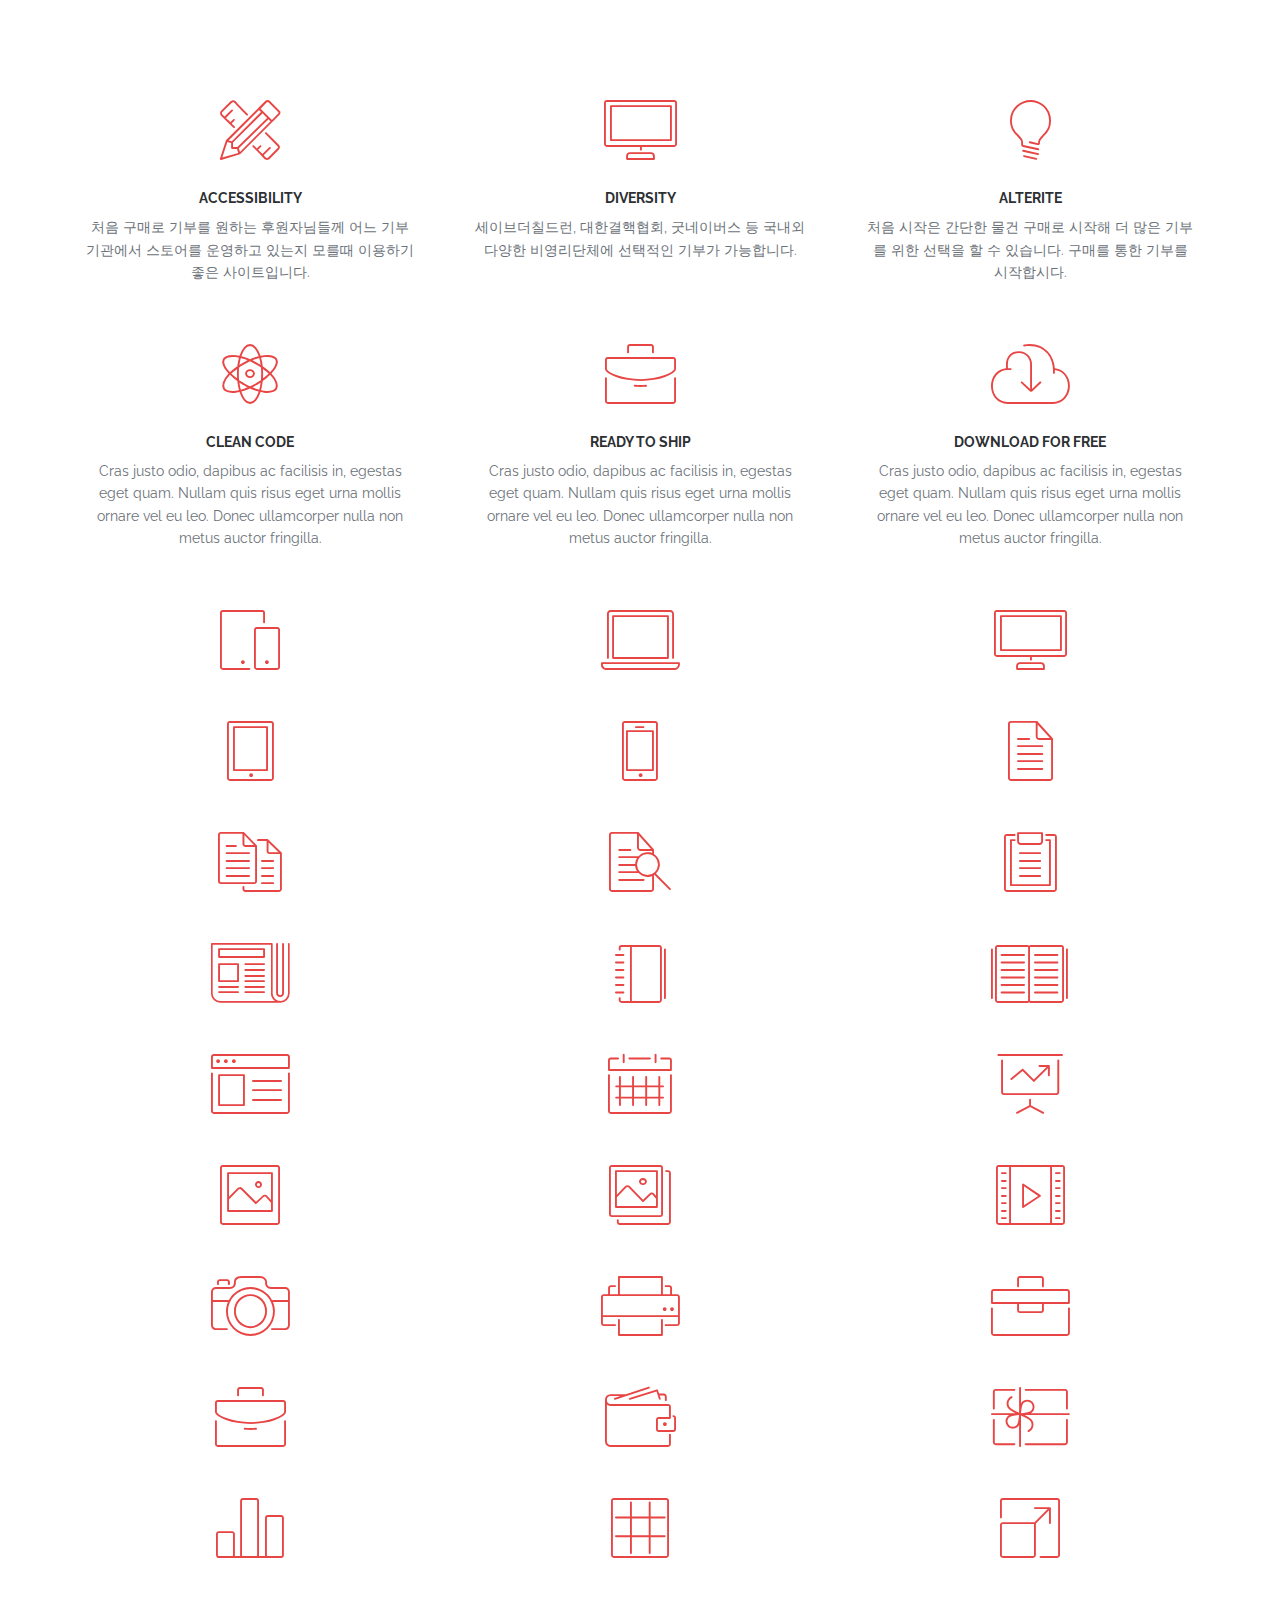
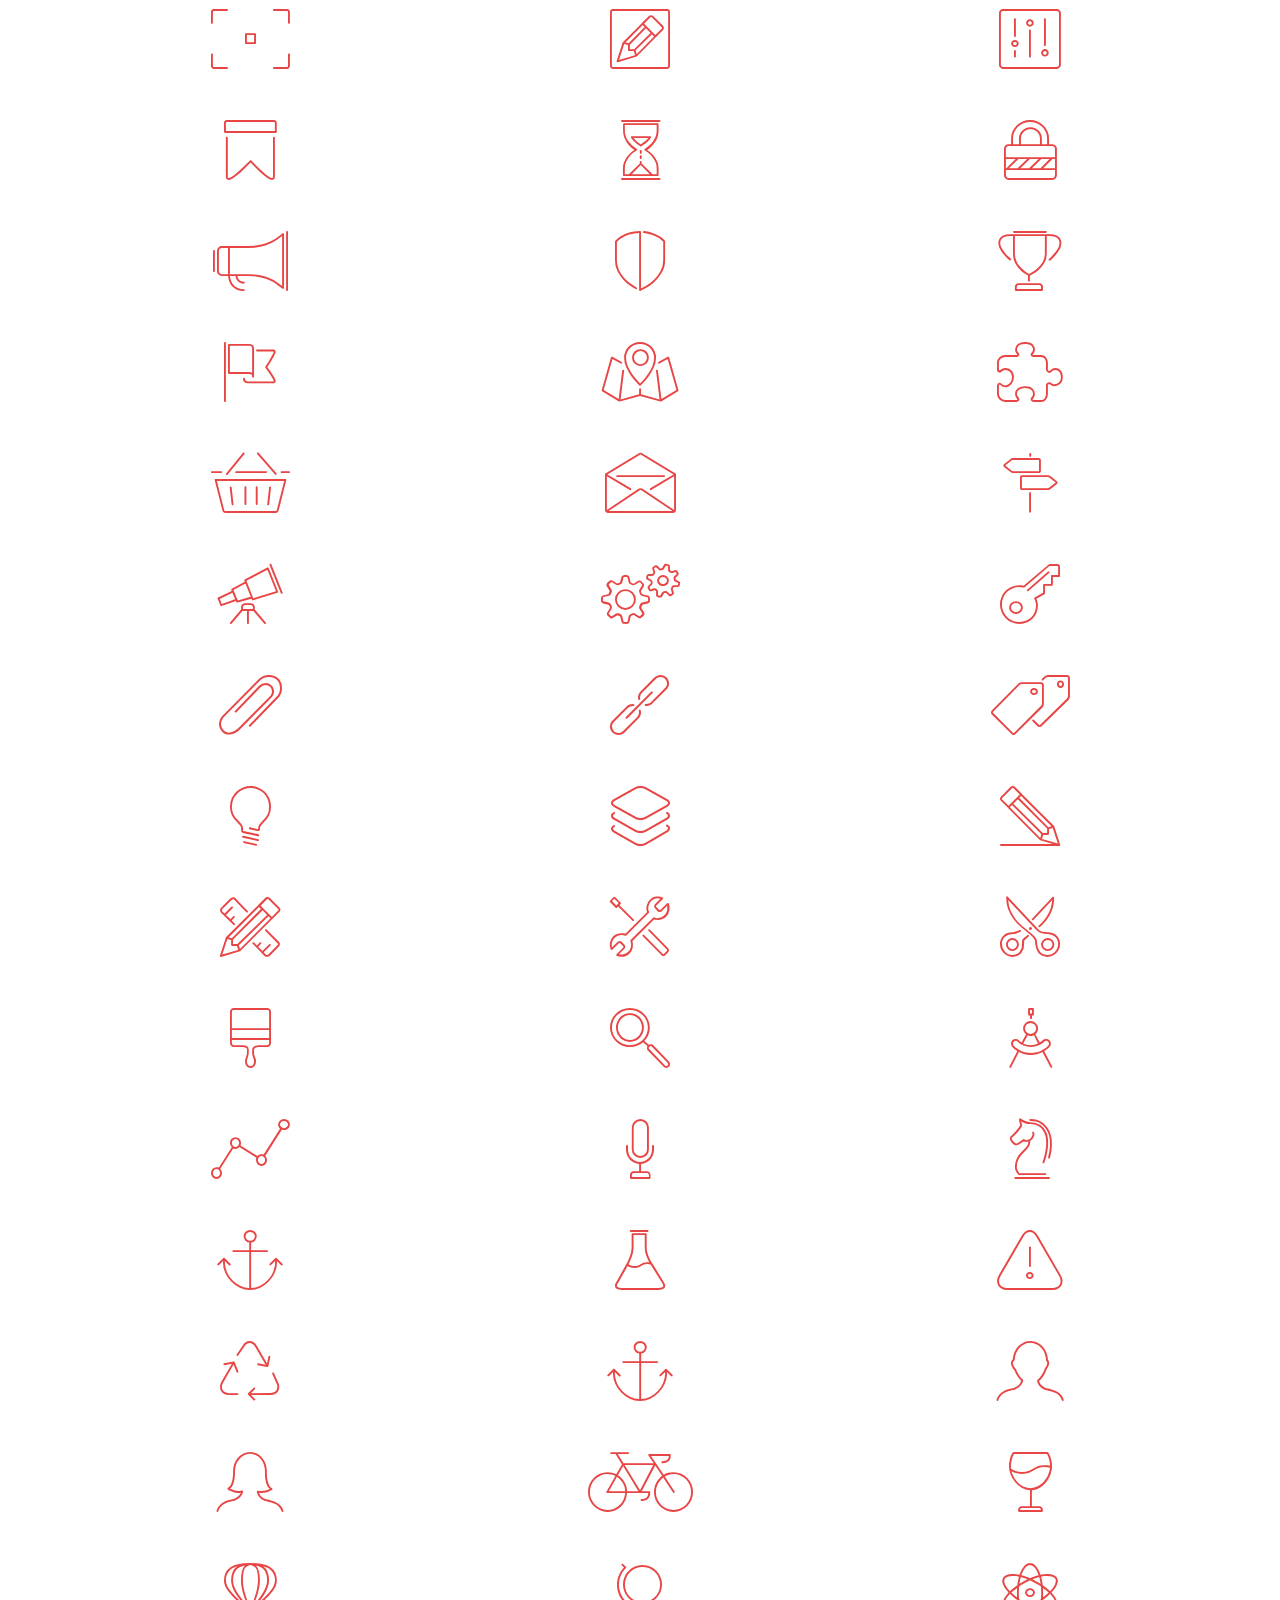
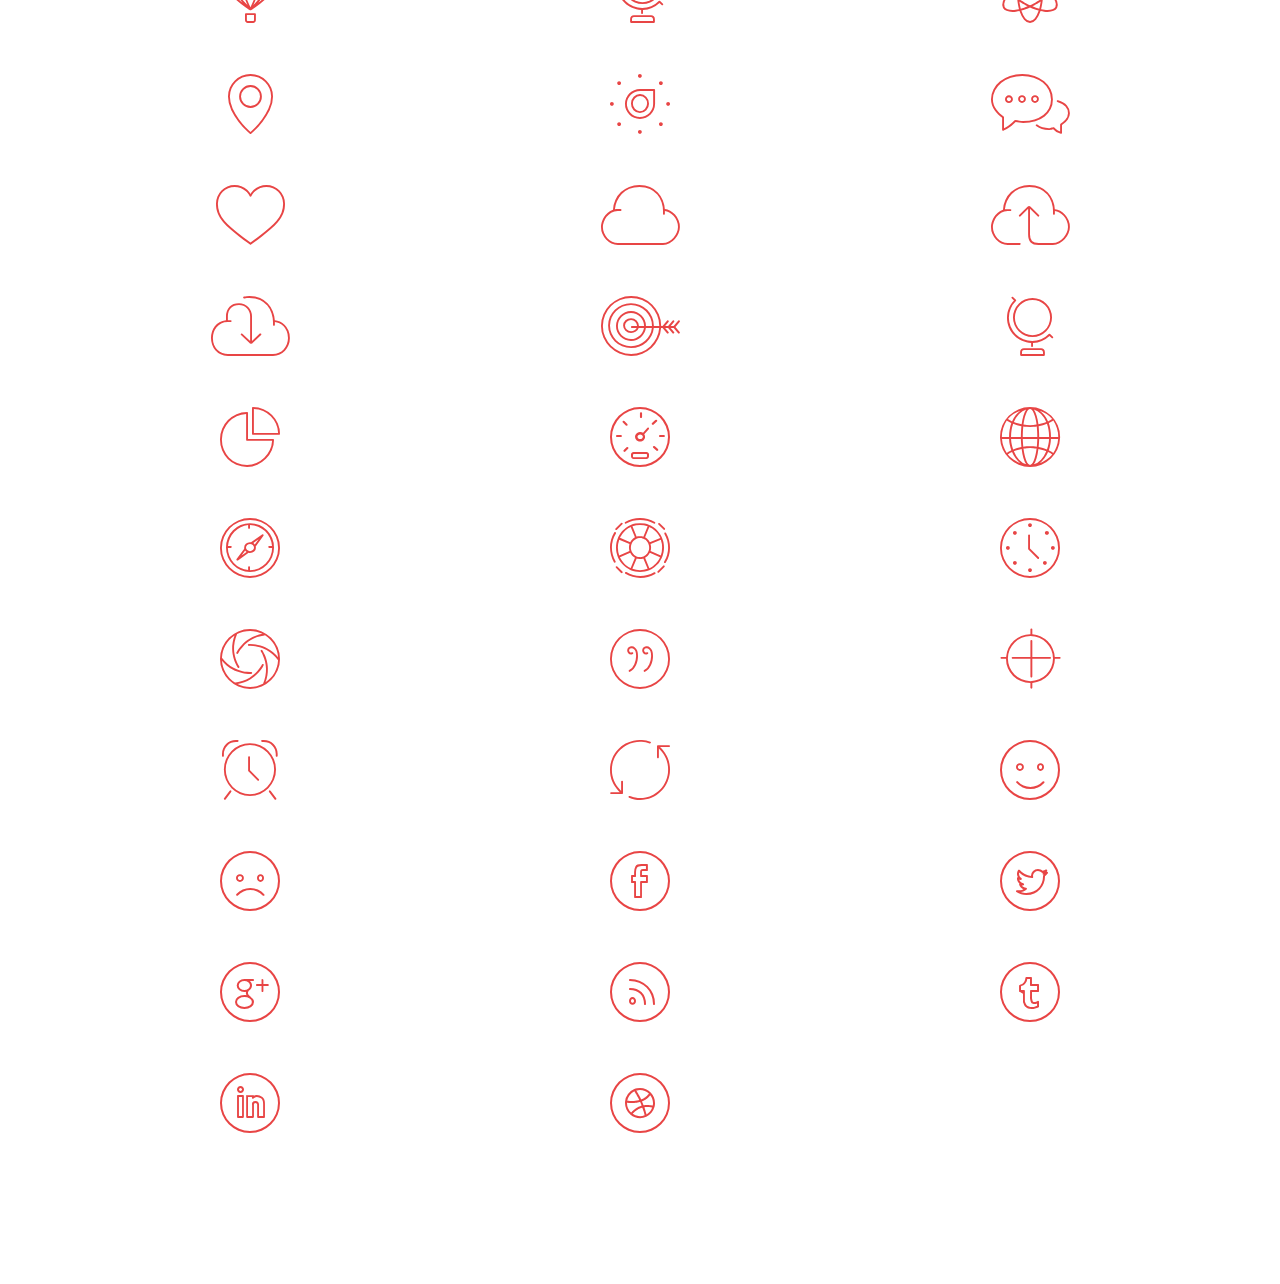
<file: icons.html>
<!doctype html>
<!--[if lt IE 7]>      <html class="no-js lt-ie9 lt-ie8 lt-ie7" lang=""> <![endif]-->
<!--[if IE 7]>         <html class="no-js lt-ie9 lt-ie8" lang=""> <![endif]-->
<!--[if IE 8]>         <html class="no-js lt-ie9" lang=""> <![endif]-->
<!--[if gt IE 8]><!--> <html class="no-js" lang=""> <!--<![endif]-->
<head>
    <meta charset="utf-8">
    <meta name="description" content="">
    <meta name="viewport" content="width=device-width, initial-scale=1">
    <title>ActiveBox</title>
    <link rel="apple-touch-icon" sizes="180x180" href="apple-icon-180x180.png">
    <link rel="icon" type="image/png" sizes="192x192" href="android-icon-192x192.png">
    <link rel="icon" type="image/png" sizes="32x32" href="favicon-32x32.png">
    <link rel="icon" type="image/png" sizes="96x96" href="favicon-96x96.png">
    <link rel="icon" type="image/png" sizes="16x16" href="favicon-16x16.png">
    <link rel="stylesheet" href="css/bootstrap.min.css">
    <link rel="stylesheet" href="css/flexslider.css">
    <link rel="stylesheet" href="css/jquery.fancybox.css">
    <link rel="stylesheet" href="css/main.css">
    <link rel="stylesheet" href="css/responsive.css">
    <link rel="stylesheet" href="css/animate.min.css">
    <link rel="stylesheet" href="https://maxcdn.bootstrapcdn.com/font-awesome/4.4.0/css/font-awesome.min.css">
</head>
<body>
	
    <section id="features" class="features section">
        <div class="container">
            <div class="row">
                <div class="col-md-4 col-sm-6 feature text-center">
                    <span class="icon icon-tools"></span>
                    <div class="feature-content">
                        <h5>accessibility</h5>
                        <p>처음 구매로 기부를 원하는 후원자님들께 어느 기부기관에서 스토어를 운영하고 있는지 모를때 이용하기 좋은 사이트입니다.</p>
                    </div>
                </div>
                <div class="col-md-4 col-sm-6 feature text-center">
                    <span class="icon icon-desktop"></span>
                    <div class="feature-content">
                        <h5>diversity</h5>
                        <p>세이브더칠드런, 대한결핵협회, 굿네이버스 등 국내외 다양한 비영리단체에 선택적인 기부가 가능합니다.</p>
                    </div>
                </div>
                <div class="col-md-4 col-sm-6 feature text-center">
                    <span class="icon icon-lightbulb"></span>
                    <div class="feature-content">
                        <h5>alterite</h5>
                        <p>처음 시작은 간단한 물건 구매로 시작해 더 많은 기부를 위한 선택을 할 수 있습니다. 구매를 통한 기부를 시작합시다.</p>
                    </div>
                </div>
                <div class="col-md-4 col-sm-6 feature text-center">
                    <span class="icon icon-genius"></span>
                    <div class="feature-content">
                        <h5>Clean Code</h5>
                        <p>Cras justo odio, dapibus ac facilisis in, egestas eget quam. Nullam quis risus eget urna mollis ornare vel eu leo. Donec ullamcorper nulla non metus auctor fringilla.</p>
                    </div>
                </div>
                <div class="col-md-4 col-sm-6 feature text-center">
                    <span class="icon icon-briefcase"></span>
                    <div class="feature-content">
                        <h5>Ready to Ship</h5>
                        <p>Cras justo odio, dapibus ac facilisis in, egestas eget quam. Nullam quis risus eget urna mollis ornare vel eu leo. Donec ullamcorper nulla non metus auctor fringilla.</p>
                    </div>
                </div>
                <div class="col-md-4 col-sm-6 feature text-center">
                    <span class="icon icon-download"></span>
                    <div class="feature-content">
                        <h5>Download for Free</h5>
                        <p>Cras justo odio, dapibus ac facilisis in, egestas eget quam. Nullam quis risus eget urna mollis ornare vel eu leo. Donec ullamcorper nulla non metus auctor fringilla.</p>
                    </div>
                </div>
                
                <div class="col-md-4 col-sm-6 feature text-center">
                    <span class="icon icon-mobile"></span> 
                </div>
                <div class="col-md-4 col-sm-6 feature text-center">
                    <span class="icon icon-laptop"></span>
                </div>
                <div class="col-md-4 col-sm-6 feature text-center">
                    <span class="icon icon-desktop"></span> 
                </div>
                <div class="col-md-4 col-sm-6 feature text-center">
                    <span class="icon icon-tablet"></span>
                </div>
                <div class="col-md-4 col-sm-6 feature text-center">
                    <span class="icon icon-phone"></span> 
                </div>
                <div class="col-md-4 col-sm-6 feature text-center">
                    <span class="icon icon-document"></span>
                </div>
                <div class="col-md-4 col-sm-6 feature text-center">
                    <span class="icon icon-documents"></span> 
                </div>
                <div class="col-md-4 col-sm-6 feature text-center">
                    <span class="icon icon-search"></span>
                </div>
                <div class="col-md-4 col-sm-6 feature text-center">
                    <span class="icon icon-clipboard"></span> 
                </div>
                <div class="col-md-4 col-sm-6 feature text-center">
                    <span class="icon icon-newspaper"></span>
                </div>
                <div class="col-md-4 col-sm-6 feature text-center">
                    <span class="icon icon-notebook"></span> 
                </div>
                <div class="col-md-4 col-sm-6 feature text-center">
                    <span class="icon icon-book-open"></span>
                </div>
                <div class="col-md-4 col-sm-6 feature text-center">
                    <span class="icon icon-browser"></span> 
                </div>
                <div class="col-md-4 col-sm-6 feature text-center">
                    <span class="icon icon-calendar"></span>
                </div>
                <div class="col-md-4 col-sm-6 feature text-center">
                    <span class="icon icon-presentation"></span> 
                </div>
                <div class="col-md-4 col-sm-6 feature text-center">
                    <span class="icon icon-picture"></span>
                </div>
                <div class="col-md-4 col-sm-6 feature text-center">
                    <span class="icon icon-pictures"></span> 
                </div>
                <div class="col-md-4 col-sm-6 feature text-center">
                    <span class="icon icon-video"></span>
                </div>
                <div class="col-md-4 col-sm-6 feature text-center">
                    <span class="icon icon-camera"></span> 
                </div>
                <div class="col-md-4 col-sm-6 feature text-center">
                    <span class="icon icon-printer"></span>
                </div>
                <div class="col-md-4 col-sm-6 feature text-center">
                    <span class="icon icon-toolbox"></span> 
                </div>
                <div class="col-md-4 col-sm-6 feature text-center">
                    <span class="icon icon-briefcase"></span>
                </div>
                <div class="col-md-4 col-sm-6 feature text-center">
                    <span class="icon icon-wallet"></span> 
                </div>
                <div class="col-md-4 col-sm-6 feature text-center">
                    <span class="icon icon-gift"></span>
                </div>
                <div class="col-md-4 col-sm-6 feature text-center">
                    <span class="icon icon-bargraph"></span> 
                </div>
                <div class="col-md-4 col-sm-6 feature text-center">
                    <span class="icon icon-grid"></span>
                </div>
                <div class="col-md-4 col-sm-6 feature text-center">
                    <span class="icon icon-expand"></span> 
                </div>
                <div class="col-md-4 col-sm-6 feature text-center">
                    <span class="icon icon-focus"></span>
                </div>
                <div class="col-md-4 col-sm-6 feature text-center">
                    <span class="icon icon-edit"></span> 
                </div>
                <div class="col-md-4 col-sm-6 feature text-center">
                    <span class="icon icon-adjustments"></span>
                </div>
                <div class="col-md-4 col-sm-6 feature text-center">
                    <span class="icon icon-ribbon"></span> 
                </div>
                <div class="col-md-4 col-sm-6 feature text-center">
                    <span class="icon icon-hourglass"></span>
                </div>
                <div class="col-md-4 col-sm-6 feature text-center">
                    <span class="icon icon-lock"></span> 
                </div>
                <div class="col-md-4 col-sm-6 feature text-center">
                    <span class="icon icon-megaphone"></span>
                </div>
                <div class="col-md-4 col-sm-6 feature text-center">
                    <span class="icon icon-shield"></span> 
                </div>
                <div class="col-md-4 col-sm-6 feature text-center">
                    <span class="icon icon-trophy"></span>
                </div>
                <div class="col-md-4 col-sm-6 feature text-center">
                    <span class="icon icon-flag"></span> 
                </div>
                <div class="col-md-4 col-sm-6 feature text-center">
                    <span class="icon icon-map"></span>
                </div>
                <div class="col-md-4 col-sm-6 feature text-center">
                    <span class="icon icon-puzzle"></span> 
                </div>
                <div class="col-md-4 col-sm-6 feature text-center">
                    <span class="icon icon-basket"></span>
                </div>
                <div class="col-md-4 col-sm-6 feature text-center">
                    <span class="icon icon-envelope"></span> 
                </div>
                <div class="col-md-4 col-sm-6 feature text-center">
                    <span class="icon icon-streetsign"></span>
                </div>
                <div class="col-md-4 col-sm-6 feature text-center">
                    <span class="icon icon-telescope"></span> 
                </div>
                <div class="col-md-4 col-sm-6 feature text-center">
                    <span class="icon icon-gears"></span>
                </div>
                <div class="col-md-4 col-sm-6 feature text-center">
                    <span class="icon icon-key"></span> 
                </div>
                <div class="col-md-4 col-sm-6 feature text-center">
                    <span class="icon icon-paperclip"></span>
                </div>
                <div class="col-md-4 col-sm-6 feature text-center">
                    <span class="icon icon-attachment"></span> 
                </div>
                <div class="col-md-4 col-sm-6 feature text-center">
                    <span class="icon icon-pricetags"></span>
                </div>
                <div class="col-md-4 col-sm-6 feature text-center">
                    <span class="icon icon-lightbulb"></span> 
                </div>
                <div class="col-md-4 col-sm-6 feature text-center">
                    <span class="icon icon-layers"></span>
                </div>
                <div class="col-md-4 col-sm-6 feature text-center">
                    <span class="icon icon-pencil"></span> 
                </div>
                <div class="col-md-4 col-sm-6 feature text-center">
                    <span class="icon icon-tools"></span>
                </div>
                <div class="col-md-4 col-sm-6 feature text-center">
                    <span class="icon icon-tools-2"></span> 
                </div>
                <div class="col-md-4 col-sm-6 feature text-center">
                    <span class="icon icon-scissors"></span>
                </div>
                <div class="col-md-4 col-sm-6 feature text-center">
                    <span class="icon icon-paintbrush"></span> 
                </div>
                <div class="col-md-4 col-sm-6 feature text-center">
                    <span class="icon icon-magnifying-glass"></span>
                </div>
                <div class="col-md-4 col-sm-6 feature text-center">
                    <span class="icon icon-circle-compass"></span> 
                </div>
                <div class="col-md-4 col-sm-6 feature text-center">
                    <span class="icon icon-linegraph"></span>
                </div>
                <div class="col-md-4 col-sm-6 feature text-center">
                    <span class="icon icon-mic"></span> 
                </div>
                <div class="col-md-4 col-sm-6 feature text-center">
                    <span class="icon icon-strategy"></span>
                </div>
                <div class="col-md-4 col-sm-6 feature text-center">
                    <span class="icon icon-anchor"></span> 
                </div>
                <div class="col-md-4 col-sm-6 feature text-center">
                    <span class="icon icon-beaker"></span>
                </div>
                <div class="col-md-4 col-sm-6 feature text-center">
                    <span class="icon icon-caution"></span> 
                </div>
                <div class="col-md-4 col-sm-6 feature text-center">
                    <span class="icon icon-recycle"></span>
                </div>
                <div class="col-md-4 col-sm-6 feature text-center">
                    <span class="icon icon-anchor"></span> 
                </div>
                <div class="col-md-4 col-sm-6 feature text-center">
                    <span class="icon icon-profile-male"></span>
                </div>
                <div class="col-md-4 col-sm-6 feature text-center">
                    <span class="icon icon-profile-female"></span> 
                </div>
                <div class="col-md-4 col-sm-6 feature text-center">
                    <span class="icon icon-bike"></span>
                </div>
                <div class="col-md-4 col-sm-6 feature text-center">
                    <span class="icon icon-wine"></span> 
                </div>
                <div class="col-md-4 col-sm-6 feature text-center">
                    <span class="icon icon-hotairballoon"></span>
                </div>
                <div class="col-md-4 col-sm-6 feature text-center">
                    <span class="icon icon-globe"></span> 
                </div>
                <div class="col-md-4 col-sm-6 feature text-center">
                    <span class="icon icon-genius"></span>
                </div>
                <div class="col-md-4 col-sm-6 feature text-center">
                    <span class="icon icon-map-pin"></span> 
                </div>
                <div class="col-md-4 col-sm-6 feature text-center">
                    <span class="icon icon-dial"></span>
                </div>
                <div class="col-md-4 col-sm-6 feature text-center">
                    <span class="icon icon-chat"></span> 
                </div>
                <div class="col-md-4 col-sm-6 feature text-center">
                    <span class="icon icon-heart"></span>
                </div>
                <div class="col-md-4 col-sm-6 feature text-center">
                    <span class="icon icon-cloud"></span> 
                </div>
                <div class="col-md-4 col-sm-6 feature text-center">
                    <span class="icon icon-upload"></span>
                </div>
                <div class="col-md-4 col-sm-6 feature text-center">
                    <span class="icon icon-download"></span> 
                </div>
                <div class="col-md-4 col-sm-6 feature text-center">
                    <span class="icon icon-target"></span>
                </div>
                <div class="col-md-4 col-sm-6 feature text-center">
                    <span class="icon icon-globe"></span> 
                </div>
                <div class="col-md-4 col-sm-6 feature text-center">
                    <span class="icon icon-piechart"></span>
                </div>
                <div class="col-md-4 col-sm-6 feature text-center">
                    <span class="icon icon-speedometer"></span> 
                </div>
                <div class="col-md-4 col-sm-6 feature text-center">
                    <span class="icon icon-global"></span>
                </div>
                <div class="col-md-4 col-sm-6 feature text-center">
                    <span class="icon icon-compass"></span> 
                </div>
                <div class="col-md-4 col-sm-6 feature text-center">
                    <span class="icon icon-lifesaver"></span>
                </div>
                <div class="col-md-4 col-sm-6 feature text-center">
                    <span class="icon icon-clock"></span> 
                </div>
                <div class="col-md-4 col-sm-6 feature text-center">
                    <span class="icon icon-aperture"></span>
                </div>
                <div class="col-md-4 col-sm-6 feature text-center">
                    <span class="icon icon-quote"></span> 
                </div>
                <div class="col-md-4 col-sm-6 feature text-center">
                    <span class="icon icon-scope"></span>
                </div>
                <div class="col-md-4 col-sm-6 feature text-center">
                    <span class="icon icon-alarmclock"></span> 
                </div>
                <div class="col-md-4 col-sm-6 feature text-center">
                    <span class="icon icon-refresh"></span>
                </div>
                <div class="col-md-4 col-sm-6 feature text-center">
                    <span class="icon icon-happy"></span> 
                </div>
                <div class="col-md-4 col-sm-6 feature text-center">
                    <span class="icon icon-sad"></span>
                </div>
                <div class="col-md-4 col-sm-6 feature text-center">
                    <span class="icon icon-facebook"></span> 
                </div>

                <div class="col-md-4 col-sm-6 feature text-center">
                    <span class="icon icon-twitter"></span>
                </div>
                <div class="col-md-4 col-sm-6 feature text-center">
                    <span class="icon icon-googleplus"></span> 
                </div>

                <div class="col-md-4 col-sm-6 feature text-center">
                    <span class="icon icon-rss"></span>
                </div>
                <div class="col-md-4 col-sm-6 feature text-center">
                    <span class="icon icon-tumblr"></span> 
                </div>
                <div class="col-md-4 col-sm-6 feature text-center">
                    <span class="icon icon-linkedin"></span>
                </div>
                <div class="col-md-4 col-sm-6 feature text-center">
                    <span class="icon icon-dribbble"></span> 
                </div>
            </div>
        </div>
    </section><!-- features -->


    

    

    <script src="https://ajax.googleapis.com/ajax/libs/jquery/1.11.3/jquery.min.js"></script>
    <script>window.jQuery || document.write('<script src="js/jquery.min.js"><\/script>')</script>
    <script src="js/bootstrap.min.js"></script>
    <script src="js/jquery.flexslider-min.js"></script>
    <script src="js/jquery.fancybox.pack.js"></script>
    <script src="js/jquery.waypoints.min.js"></script>
    <script src="js/retina.min.js"></script>
    <script src="js/modernizr.js"></script>
    <script src="js/main.js"></script>
    
    <!-- Google Analytics: change UA-XXXXX-X to be your site's ID. -->
    <!-- <script>
        (function(i,s,o,g,r,a,m){i['GoogleAnalyticsObject']=r;i[r]=i[r]||function(){
        (i[r].q=i[r].q||[]).push(arguments)},i[r].l=1*new Date();a=s.createElement(o),
        m=s.getElementsByTagName(o)[0];a.async=1;a.src=g;m.parentNode.insertBefore(a,m)
        })(window,document,'script','//www.google-analytics.com/analytics.js','ga');
       
        ga('create', 'UA-XXXX-X');
        ga('send', 'pageview');
    </script> -->
</body>
</html>
</file>
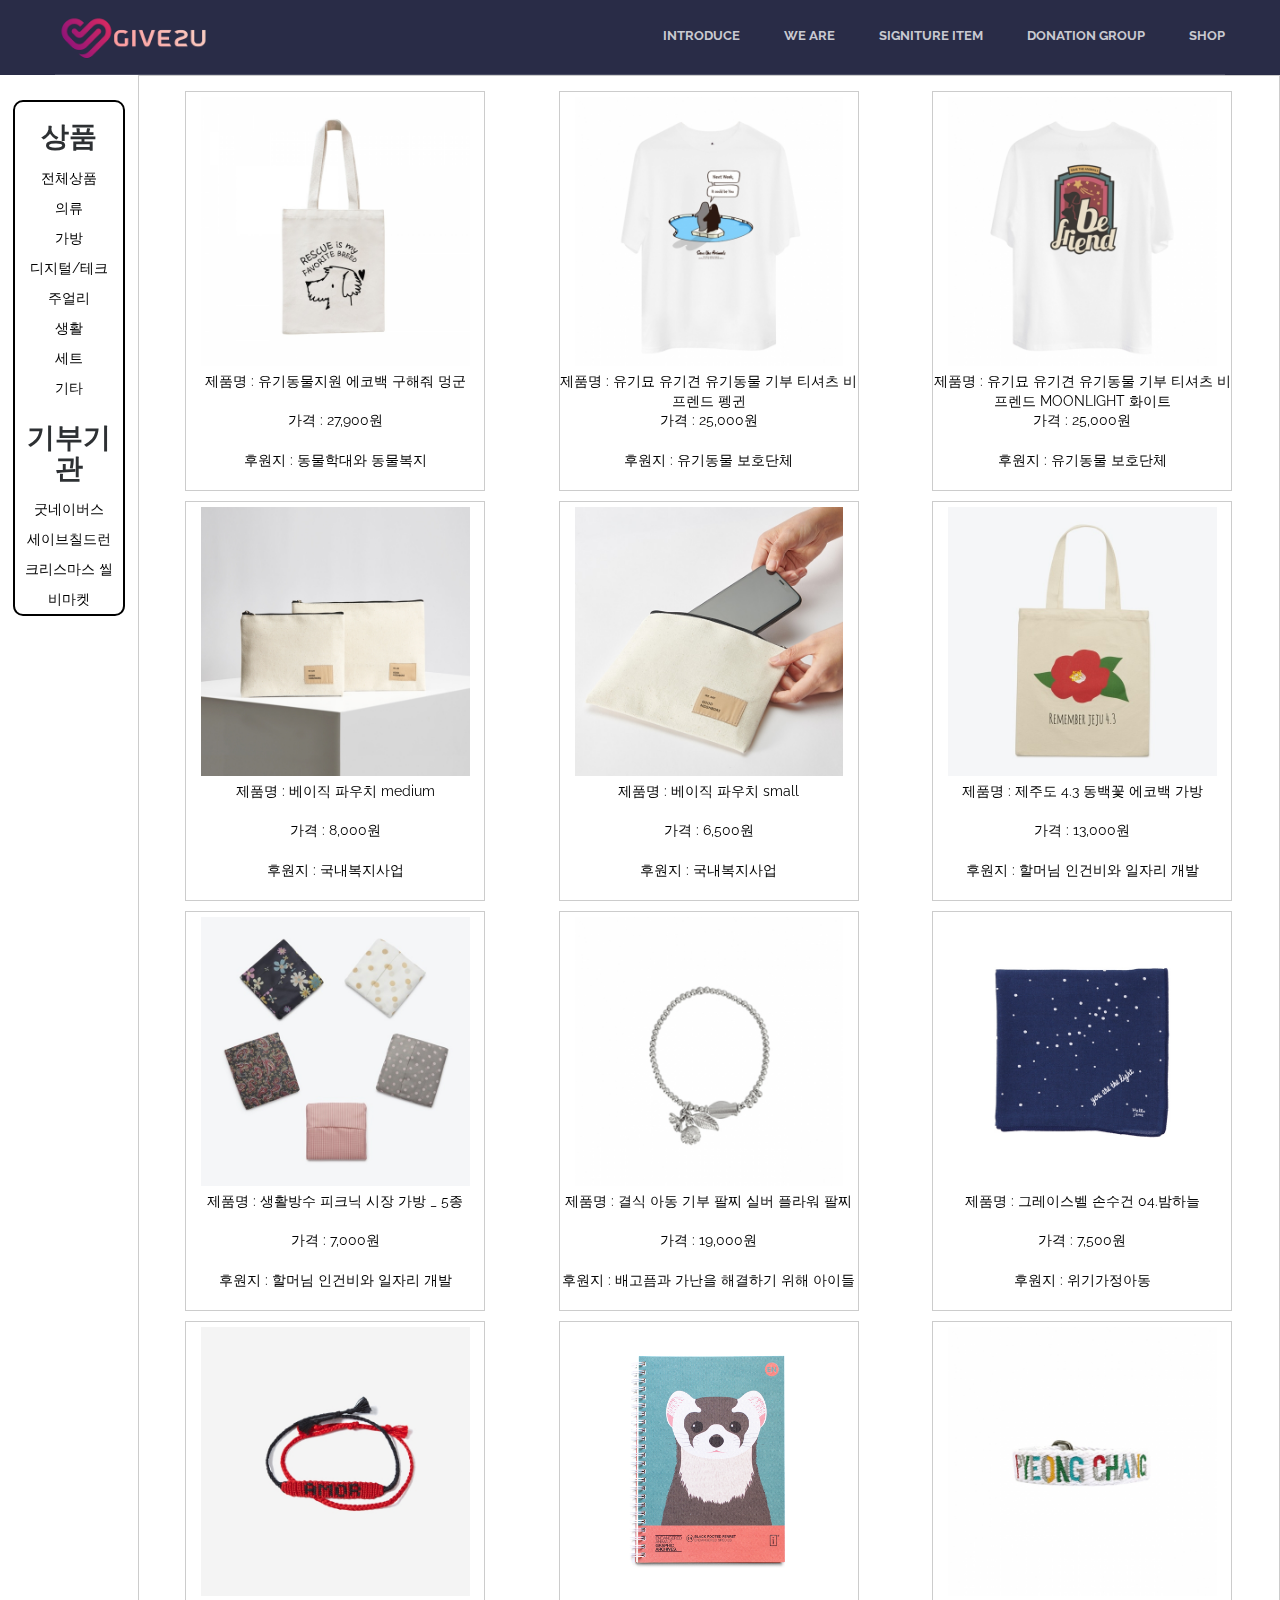
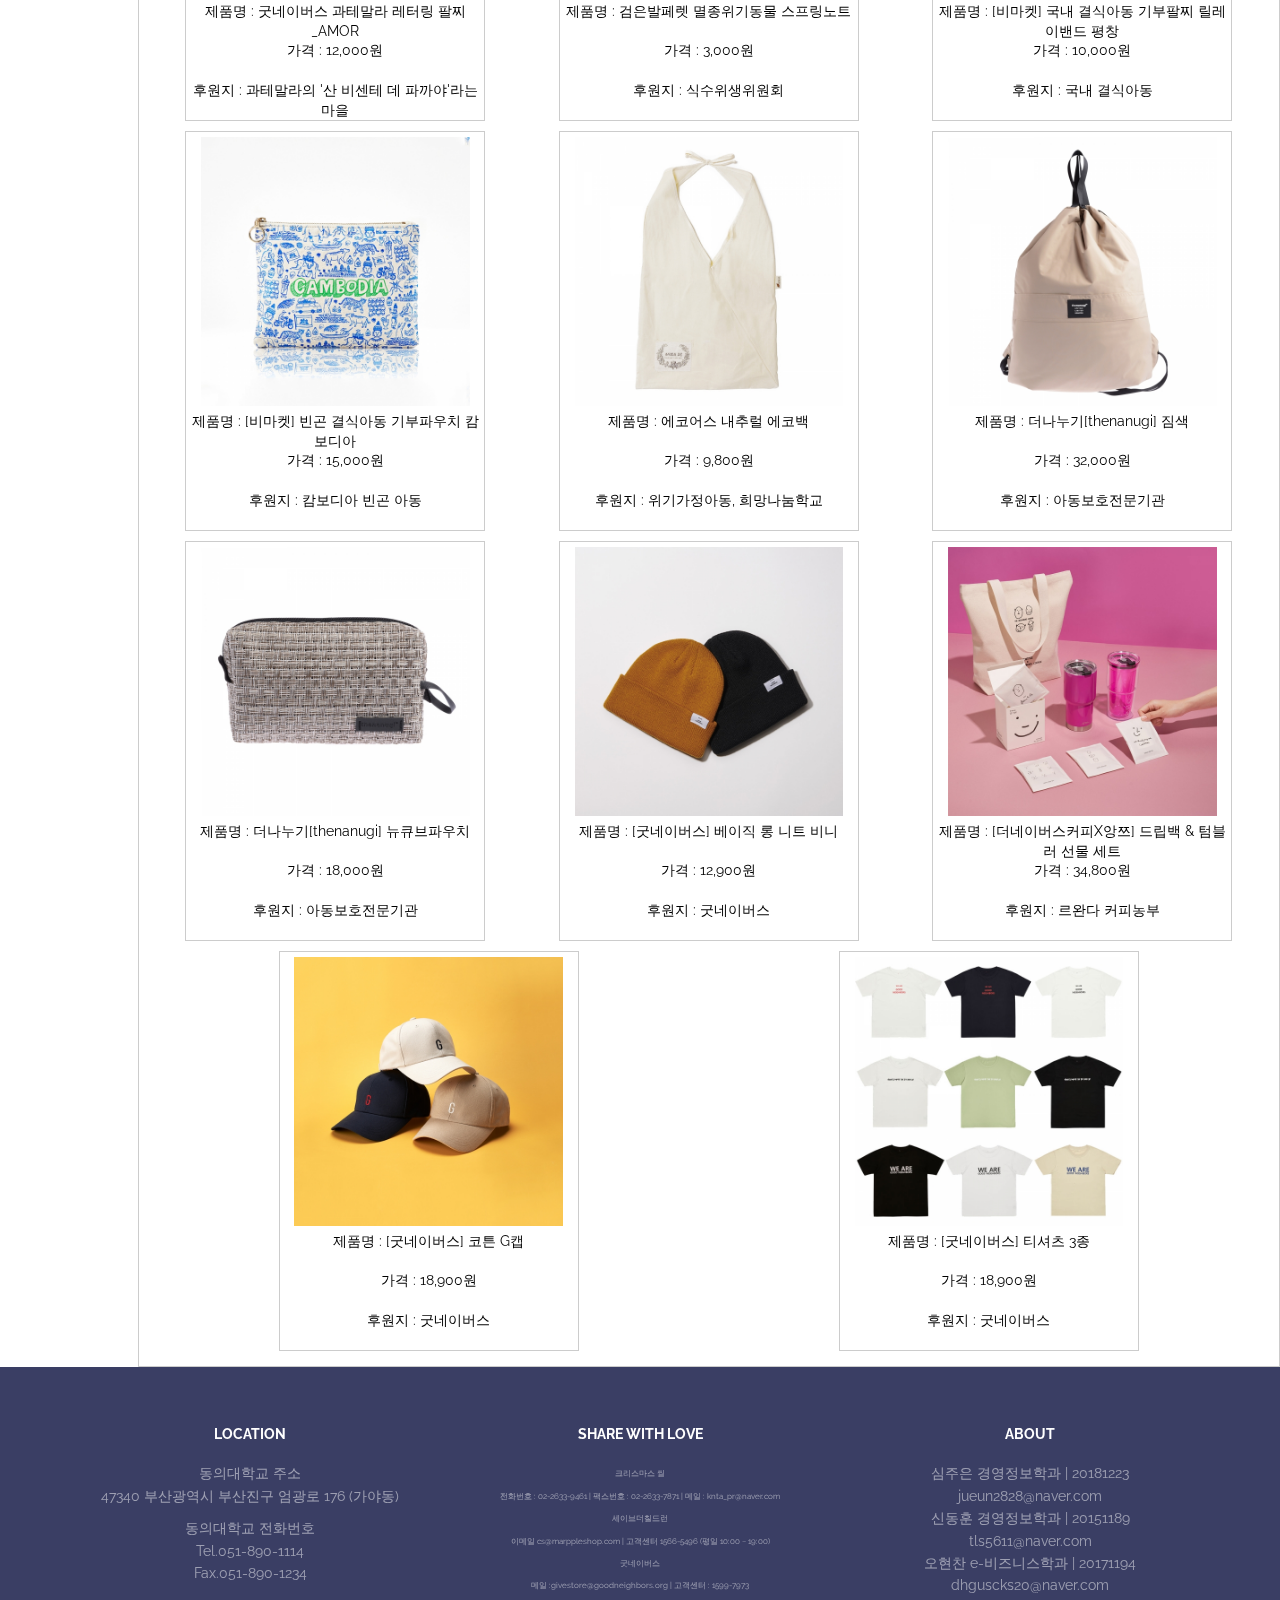
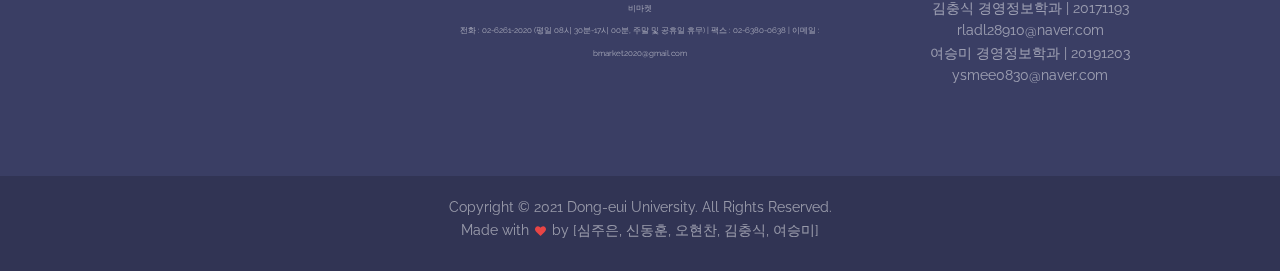
<file: sub-goodbus.html>
<!doctype html>
<!--[if lt IE 7]>      <html class="no-js lt-ie9 lt-ie8 lt-ie7" lang=""> <![endif]-->
<!--[if IE 7]>         <html class="no-js lt-ie9 lt-ie8" lang=""> <![endif]-->
<!--[if IE 8]>         <html class="no-js lt-ie9" lang=""> <![endif]-->
<!--[if gt IE 8]><!--> <html class="no-js" lang=""> <!--<![endif]-->
<head>
    <meta charset="utf-8">
    <meta name="description" content="">
    <meta name="viewport" content="width=device-width, initial-scale=1">
    <title>GIVE2U</title>
    <link rel="apple-touch-icon" sizes="180x180" href="apple-icon-180x180.png">
    <link rel="icon" type="image/png" sizes="192x192" href="android-icon-192x192.png">
    <link rel="icon" type="image/png" sizes="32x32" href="favicon-32x32.png">
    <link rel="icon" type="image/png" sizes="96x96" href="favicon-96x96.png">
    <link rel="icon" type="image/png" sizes="16x16" href="favicon-16x16.png">
    <link rel="stylesheet" href="css/bootstrap.min.css">
    <link rel="stylesheet" href="css/flexslider.css">
    <link rel="stylesheet" href="css/jquery.fancybox.css">
    <link rel="stylesheet" href="css/main.css">
    <link rel="stylesheet" href="css/responsive.css">
    <link rel="stylesheet" href="css/animate.min.css">
    <link rel="stylesheet" href="https://maxcdn.bootstrapcdn.com/font-awesome/4.4.0/css/font-awesome.min.css">
    <link rel="stylesheet" href="css/style.css">
</head>
<body onload="goodBus();">
	<section class="banner" role="banner">
        <header id="header1">
            <div class="header-content clearfix">
                <a class="logo" href="index.html"><img src="images/logo-removebg-preview.png" alt="" id="logo_give" height="80" style=" position: absolute; top: -5px;"></a>
                <nav class="navigation" role="navigation">
                    <ul class="primary-nav">
                        <li><a href="index.html">Introduce</a></li>
                        <li><a href="index.html">we are</a></li>
                        <li><a href="index.html">signiture Item</a></li>
                        <li><a href="index.html">Donation group</a></li>
                        <li><a href="sub-all.html">Shop</a></li>
                    </ul>
                </nav>
                <a href="#" class="nav-toggle">Menu<span></span></a>
            </div><!-- header content -->
        </header><!-- header -->
        <div id="sub-nav-fill"></div>
    </section><!-- banner -->
    <section>
        <div id="donationItem">
            <div class="moving-nav">
                <div id="donation-nav">
                    <div class="nav-product">
                        <h3>상품</h3>
                        <ul>
                            <a href="sub-all.html"><li>전체상품</li></a>
                            <a href="sub-clothes.html"><li>의류</li></a>
                            <a href="sub-bag.html"><li>가방</li></a>
                            <a href="sub-digital.html"><li>디지털/테크</li></a>
                            <a href="sub-jewelry.html"><li>주얼리</li></a>
                            <a href="sub-life.html"><li>생활</li></a>
                            <a href="sub-set.html"><li>세트</li></a>
                            <a href="sub-any.html"><li>기타</li></a>
                        </ul>
                    </div>
                    <div class="nav-dontion">
                        <h3>기부기관</h3>
                        <ul>
                            <a href="sub-goodbus.html"><li>굿네이버스</li></a>
                            <a href="sub-savechild.html"><li>세이브칠드런</li></a>
                            <a href="sub-christmas.html"><li>크리스마스 씰</li></a>
                            <a href="sub-befriend.html"><li>비마켓</li></a>
                        </ul>
                    </div>
                </div>
            </div>
            <div id = "donation-content">
                
                <!-- <a href="#">
                    <div class="item">
                        <div class="imge">
                        </div>
                        <div class="product">제품명 : 상품1</div>
                        <div class="price">가격 : </div>
                        <div class="where">후원지 : 세이브칠드런</div>
                    </div>
                </a> -->
            </div>
            
        </div>
        
    </section>

    <footer class="footer">
        <div class="footer-top">
            <div class="container">
                <div class="row">
                    <div class="footer-col col-md-4">
                        <h5>Location</h5>
                        <p>동의대학교 주소<br>47340 부산광역시 부산진구 엄광로 176 (가야동)</p>
                        <p>동의대학교 전화번호<br>
                        Tel.051-890-1114<br>
                        Fax.051-890-1234</p>

                    </div>
                    <div class="footer-col col-md-4">
                        <h5>Share with Love</h5>
                        <p style="font-size: 8px;">크리스마스 씰 <br> 전화번호 : 02-2633-9461 | 팩스번호 : 02-2633-7871 | 메일 : knta_pr@naver.com<br>

                        세이브더칠드런 <br> 이메일 cs@marppleshop.com | 고객센터 1566-5496 (평일 10:00 ~ 19:00)<br>

                        굿네이버스 <br> 메일 :givestore@goodneighbors.org | 고객센터 : 1599-7973<br>

                        비마켓 <br> 전화 : 02-6261-2020 (평일 08시 30분-17시 00분, 주말 및 공휴일 휴무) | 팩스 : 02-6380-0638 | 이메일 : bmarket2020@gmail.com</p>
                    </div>
                    <div class="footer-col col-md-4">
                        <h5>About</h5>
                        <p>
                            심주은 경영정보학과 | 20181223 <br> jueun2828@naver.com<br>
                            신동훈 경영정보학과 | 20151189 <br> tls5611@naver.com<br>
                            오현찬 e-비즈니스학과 | 20171194 <br> dhguscks20@naver.com<br>
                            김충식 경영정보학과 | 20171193 <br> rladl28910@naver.com<br>
                            여승미 경영정보학과 | 20191203 <br> ysmee0830@naver.com
                        </p>
                    </div>
                </div>
            </div>
        </div><!-- footer top -->
        <div class="footer-bottom">
            <div class="container">
                <div class="col-md-12">
                    <p>Copyright © 2021  Dong-eui University. All Rights Reserved.<br>Made with <i class="fa fa-heart pulse"></i> by [심주은, 신동훈, 오현찬, 김충식, 여승미]</p>
                </div>
            </div>
        </div>
    </footer><!-- footer -->

    <script src="https://ajax.googleapis.com/ajax/libs/jquery/1.11.3/jquery.min.js"></script>
    <script>window.jQuery || document.write('<script src="js/jquery.min.js"><\/script>')</script>
    <script src="js/bootstrap.min.js"></script>
    <script src="js/jquery.flexslider-min.js"></script>
    <script src="js/jquery.fancybox.pack.js"></script>
    <script src="js/jquery.waypoints.min.js"></script>
    <script src="js/retina.min.js"></script>
    <script src="js/modernizr.js"></script>
    <script src="js/main.js"></script>
    <script src="js/app.js"></script>
</body>
</html>
</file>
<file: css/main.css>
@import url(http://fonts.googleapis.com/css?family=Raleway:300,400,500,600,700);
@import url(http://fonts.googleapis.com/css?family=Cardo:400,400italic,700);

@font-face {
  font-family: 'paybooc-Bold';
  src: url('https://cdn.jsdelivr.net/gh/projectnoonnu/noonfonts_20-07@1.0/paybooc-Bold.woff') format('woff');
  font-weight: normal;
  font-style: normal;
}
/* ==========================================================================
Typography
========================================================================== */
p {
  font-size: 14px;
  line-height: 22.4px;
  color: #6c7279; }

h1 {
  font-size: 65px;
  color: #2d3033; }

h2 {
  font-size: 40px;
  color: #2d3033; }

h3 {
  font-size: 28px;
  color: #2d3033;
  font-weight: 300; }

h4 {
  font-size: 22px;
  color: #2d3033;
  font-weight: 400; }

h5 {
  font-size: 14px;
  color: #2d3033;
  text-transform: uppercase;
  font-weight: 700; }

.btn {
  background-color: #425033;
  color: #fff;
  font-size: 30px;
  font-weight: 600;
  border: 0;
  font-family: "paybooc-Bold", sans-serif;
  -moz-border-radius: 2px;
  -webkit-border-radius: 2px;
  border-radius: 35px 35px 35px 35px;
  box-shadow: 3px 5px 15px -3px #000;
  display: inline-block;
  margin-top: 20px;
  margin-bottom: 40px;
  padding: 10px 80px;
  text-transform: uppercase; }
  .btn:hover, .btn:focus {
    background-color: #3b462f;
    color: #fff; }
  .btn-large {
    padding: 15px 10
    0px; }

/* ==========================================================================
	General Styles
========================================================================== */
a {
  color: #e84545; }

a:hover, a:focus {
  text-decoration: none;
  -moz-transition: background-color, color, 0.3s;
  -o-transition: background-color, color, 0.3s;
  -webkit-transition: background-color, color, 0.3s;
  transition: background-color, color, 0.3s; }

body {
  font-family: "Raleway", sans-serif;
  font-weight: 400;
  color: #6c7279; }

ul, ol {
  margin: 0;
  padding: 0; }

ul li {
  list-style: none; }

.section {
  padding: 100px 0; }

.no-padding {
  padding: 0; }

.no-gutter [class*=col-] {
  padding-right: 0;
  padding-left: 0; }

/* ==========================================================================
	$Header
========================================================================== */
#header {
  position: fixed;
  width: 100%;
  z-index: 999; 
  /* background-color: #292c47; */
  transition: all .35;}
  #header .header-content {
    border-bottom: 1px solid rgba(255, 255, 255, 0.15);
    margin: 0 auto;
    max-width: 1170px;
    padding: 25px 0;
    width: 100%;
    height: 75px;
    -moz-transition: padding 0.3s;
    -o-transition: padding 0.3s;
    -webkit-transition: padding 0.3s;
    transition: all 0.3s; }
  #header .header-content1 {
    border-bottom: 1px solid rgba(255, 255, 255, 0.15);
    margin: 0 auto;
    max-width: 1170px;
    padding: 25px 0;
    width: 100%;
    text-align: center;
    -moz-transition: padding 0.3s;
    -o-transition: padding 0.3s;
    -webkit-transition: padding 0.3s;
    transition: all 0.3s; }


  #header .logo {
    float: left; }
  #logo-text-p {
    color: gray;
    font-family: "Open Sans", sans-serif;
    font-weight: 900;
    font-size: 50px;
    text-transform: uppercase; 
    }

#header.fixed {
  background-color: #292c47;
  transition: all .2s;  
}
  #header.fixed .header-content {
    border-bottom: 0;
    }
  #header.fixed .nav-toggle {
    top: 18px; }

#header1 {
  position: fixed;
  width: 100%;
  background-color: #292c47;
  z-index: 999; 
  transition: all .35;}
  #header1 .header-content {
    border-bottom: 1px solid rgba(255, 255, 255, 0.15);
    margin: 0 auto;
    max-width: 1170px;
    padding: 25px 0;
    width: 100%;
    height: 75px;
    -moz-transition: padding 0.3s;
    -o-transition: padding 0.3s;
    -webkit-transition: padding 0.3s;
    transition: all 0.3s; }
  #header1 .header-content1 {
    border-bottom: 1px solid rgba(255, 255, 255, 0.15);
    margin: 0 auto;
    max-width: 1170px;
    padding: 25px 0;
    width: 100%;
    text-align: center;
    -moz-transition: padding 0.3s;
    -o-transition: padding 0.3s;
    -webkit-transition: padding 0.3s;
    transition: all 0.1s; }


  #header1 .logo {
    float: left; }
  #logo-text-p {
    color: gray;
    font-family: "Open Sans", sans-serif;
    font-weight: 900;
    font-size: 50px;
    text-transform: uppercase; 
    }

#header1.fixed {
  background-color: #292c47; }
  #header1.fixed .header-content {
    border-bottom: 0;
    }
  #header1.fixed .nav-toggle {
    top: 18px; }

.navigation.open {
  opacity: 0.9;
  visibility: visible;
  -moz-transition: opacity 0.5s;
  -o-transition: opacity 0.5s;
  -webkit-transition: opacity 0.5s;
  transition: opacity 0.5s; }

.navigation {
  float: right; }
  .navigation li {
    display: inline-block; }
  .navigation a {
    color: rgba(255, 255, 255, 0.75);
    font-size: 13px;
    font-weight: 700;
    margin-left: 40px;
    text-transform: uppercase; }
    .navigation a:hover, .navigation a.active {
      color: #fff; }

.nav-toggle {
  display: none;
  height: 44px;
  overflow: hidden;
  position: fixed;
  right: 5%;
  text-indent: 100%;
  top: 32px;
  white-space: nowrap;
  width: 44px;
  z-index: 99999;
  -moz-transition: all 0.3s;
  -o-transition: all 0.3s;
  -webkit-transition: all 0.3s;
  transition: all 0.3s; }
  .nav-toggle:before, .nav-toggle:after {
    border-radius: 50%;
    content: "";
    height: 100%;
    left: 0;
    position: absolute;
    top: 0;
    width: 100%;
    -moz-transform: translateZ(0);
    -ms-transform: translateZ(0);
    -webkit-transform: translateZ(0);
    transform: translateZ(0);
    -moz-backface-visibility: hidden;
    -webkit-backface-visibility: hidden;
    backface-visibility: hidden;
    -moz-transition-property: -moz-transform;
    -o-transition-property: -o-transform;
    -webkit-transition-property: -webkit-transform;
    transition-property: transform; }
  .nav-toggle:before {
    background-color: #e84545;
    -moz-transform: scale(1);
    -ms-transform: scale(1);
    -webkit-transform: scale(1);
    transform: scale(1);
    -moz-transition-duration: 0.3s;
    -o-transition-duration: 0.3s;
    -webkit-transition-duration: 0.3s;
    transition-duration: 0.3s; }
  .nav-toggle:after {
    background-color: #e84545;
    -moz-transform: scale(0);
    -ms-transform: scale(0);
    -webkit-transform: scale(0);
    transform: scale(0);
    -moz-transition-duration: 0s;
    -o-transition-duration: 0s;
    -webkit-transition-duration: 0s;
    transition-duration: 0s; }
  .nav-toggle span {
    background-color: #fff;
    bottom: auto;
    display: inline-block;
    height: 3px;
    left: 50%;
    position: absolute;
    right: auto;
    top: 50%;
    width: 18px;
    z-index: 10;
    -moz-transform: translateX(-50%) translateY(-50%);
    -ms-transform: translateX(-50%) translateY(-50%);
    -webkit-transform: translateX(-50%) translateY(-50%);
    transform: translateX(-50%) translateY(-50%); }
    .nav-toggle span:before, .nav-toggle span:after {
      background-color: #fff;
      content: "";
      height: 100%;
      position: absolute;
      right: 0;
      top: 0;
      width: 100%;
      -moz-transform: translateZ(0);
      -ms-transform: translateZ(0);
      -webkit-transform: translateZ(0);
      transform: translateZ(0);
      -moz-backface-visibility: hidden;
      -webkit-backface-visibility: hidden;
      backface-visibility: hidden;
      -moz-transition: -moz-transform 0.3s;
      -o-transition: -o-transform 0.3s;
      -webkit-transition: -webkit-transform 0.3s;
      transition: transform 0.3s; }
    .nav-toggle span:before {
      -moz-transform: translateY(-6px) rotate(0deg);
      -ms-transform: translateY(-6px) rotate(0deg);
      -webkit-transform: translateY(-6px) rotate(0deg);
      transform: translateY(-6px) rotate(0deg); }
    .nav-toggle span:after {
      -moz-transform: translateY(6px) rotate(0deg);
      -ms-transform: translateY(6px) rotate(0deg);
      -webkit-transform: translateY(6px) rotate(0deg);
      transform: translateY(6px) rotate(0deg); }
  .nav-toggle.close-nav:before {
    -moz-transform: scale(0);
    -ms-transform: scale(0);
    -webkit-transform: scale(0);
    transform: scale(0); }
  .nav-toggle.close-nav:after {
    -moz-transform: scale(1);
    -ms-transform: scale(1);
    -webkit-transform: scale(1);
    transform: scale(1); }
  .nav-toggle.close-nav span {
    background-color: rgba(255, 255, 255, 0); }
    .nav-toggle.close-nav span:before, .nav-toggle.close-nav span:after {
      background-color: #fff; }
    .nav-toggle.close-nav span:before {
      -moz-transform: translateY(0) rotate(45deg);
      -ms-transform: translateY(0) rotate(45deg);
      -webkit-transform: translateY(0) rotate(45deg);
      transform: translateY(0) rotate(45deg); }
    .nav-toggle.close-nav span:after {
      -moz-transform: translateY(0) rotate(-45deg);
      -ms-transform: translateY(0) rotate(-45deg);
      -webkit-transform: translateY(0) rotate(-45deg);
      transform: translateY(0) rotate(-45deg); }

/* ==========================================================================
	$Banner
========================================================================== */
#sub-nav-fill{
  height: 75px;
  background-color: #292c47;;
}

.my-babber-child{
  width: 20vw;
}

.my-banner-sec-child{
  width: 80vw;
  text-align: center;
}

.banner {
  background-image: url(../images/newbanner.jpg);
  background-position: center top;
  background-repeat: no-repeat;
  -moz-background-size: cover;
  -o-background-size: cover;
  -webkit-background-size: cover;
  background-size:cover;
  height: 100%;
  width: 100%;
}

.banner-text {
  padding-top: 5%; 
  padding-left: 15%;}
  .banner-text h1 {
    color: #323C27;
    font-family: "paybooc-Bold", sans-serif;
    font-weight: 300;
    font-size: 200px;
    text-transform: uppercase; 
    right: 0;
    }
    .banner-text span {
      color: #000000;
      font-family: "paybooc-Bold", sans-serif;
      font-weight: 700;
      font-size: 35px;
      text-transform: uppercase; 
      }
  .banner-text h2 {
    color: #000000;
    font-family: "paybooc-Bold", sans-serif;
    font-weight: 700;
    text-transform: uppercase;
    display: inline; }
  .banner-text p {
    color: #000000;
    font-family: "paybooc-Bold";
    font-size: 22px;
    font-weight: 300;
    line-height: 1.5;}
  .banner-text #header-border{
    color: #000000;
    font-size: 45px;
    font-weight: 900;
    line-height: 1.5;
  }
  .banner-text #header-thin{
    color: #000000;
    font-size: 30px;
    font-weight: 400;
    line-height: 1.5;
    margin-bottom: 30px;
  }
  .banner-text #header-p{
    color: #000000;
    font-size: 25px;
    font-weight: 10;
    line-height: 2;
    font-family: "Open Sans", sans-serif;
  }
/* ==========================================================================
	$Features
========================================================================== */
.feature {
  margin-bottom: 50px; }
  .feature-content {
    padding: 0 15px;
    margin-top: 30px; }
  .feature .icon {
    color: #e84545;
    font-size: 60px; }

  .container .nav-title{
    font-size: 50px; 
    text-align: center; 
    margin-bottom: 50px; 
    font-family: 'paybooc-Bold'; 
    opacity: 0;
    font-weight: 900; color: #000;
    transition: all .35s;}
  .container:hover .nav-title{
    opacity: 1;
  }
/* ==========================================================================
	$Works
========================================================================== */
.work {
  -moz-box-shadow: 0 0 0 1px #fff;
  -webkit-box-shadow: 0 0 0 1px #fff;
  box-shadow: 0 0 0 1px #fff;
  min-height: 350px;
  overflow: hidden;
  position: relative;
  visibility: hidden; }
  .work .overlay {
    background: rgba(232, 69, 69, 0.9);
    height: 100%;
    left: 0;
    opacity: 0;
    position: absolute;
    top: 0;
    width: 100%;
    -moz-transition: opacity, 0.3s;
    -o-transition: opacity, 0.3s;
    -webkit-transition: opacity, 0.3s;
    transition: opacity, 0.3s; }
  .work .overlay-caption {
    position: absolute;
    text-align: center;
    top: 50%;
    width: 100%;
    -moz-transform: translateY(-50%);
    -ms-transform: translateY(-50%);
    -webkit-transform: translateY(-50%);
    transform: translateY(-50%); }
  .work h5, .work p, .work img {
    -moz-transition: all, 0.5s;
    -o-transition: all, 0.5s;
    -webkit-transition: all, 0.5s;
    transition: all, 0.5s; }
  .work h5, .work p {
    color: #fff;
    margin: 0;
    opacity: 0; }
  .work h5 {
    margin-bottom: 5px;
    -moz-transform: translate3d(0, -200%, 0);
    -ms-transform: translate3d(0, -200%, 0);
    -webkit-transform: translate3d(0, -200%, 0);
    transform: translate3d(0, -200%, 0); }
  .work p {
    -moz-transform: translate3d(0, 200%, 0);
    -ms-transform: translate3d(0, 200%, 0);
    -webkit-transform: translate3d(0, 200%, 0);
    transform: translate3d(0, 200%, 0); }

.work-box:hover img {
  -moz-transform: scale(1.2);
  -ms-transform: scale(1.2);
  -webkit-transform: scale(1.2);
  transform: scale(1.2); }
.work-box:hover .overlay {
  opacity: 1; }
  .work-box:hover .overlay h5, .work-box:hover .overlay p {
    opacity: 1;
    -moz-transform: translate3d(0, 0, 0);
    -ms-transform: translate3d(0, 0, 0);
    -webkit-transform: translate3d(0, 0, 0);
    transform: translate3d(0, 0, 0); }

  #works .nav-title{
    font-size: 50px; 
    text-align: center; 
    margin-bottom: 50px; 
    font-family: 'paybooc-Bold'; 
    opacity: 0;
    font-weight: 900; color: #000;
    transition: all .35s;}
  #works:hover .nav-title{
    opacity: 1;
  }

/* ==========================================================================
	$Teams
========================================================================== */
.person {
  max-width: 270px; }
  .person-content {
    margin-top: 20px; }
  .person h4 {
    font-weight: 400; }
  .person h5 {
    color: #e84545;
    font-size: 13px;
    font-weight: 400;
    margin-bottom: 20px; }

.social-icons, .footer .footer-share {
  margin-top: 30px; }
  .social-icons li, .footer .footer-share li {
    float: left; }
  .social-icons a, .footer .footer-share a {
    border: 1px solid #e8ecee;
    -moz-border-radius: 2px;
    -webkit-border-radius: 2px;
    border-radius: 2px;
    color: #c6cacc;
    display: block;
    font-size: 18px;
    height: 40px;
    line-height: 40px;
    margin-right: 5px;
    text-align: center;
    width: 40px; }
    .social-icons a:hover, .footer .footer-share a:hover {
      background-color: #e84545;
      border-color: #e84545;
      color: #fff; }

    #teams .nav-title{
      font-size: 50px; 
      text-align: center; 
      margin-bottom: 50px; 
      font-family: 'paybooc-Bold'; 
      opacity: 0;
      font-weight: 900; color: #000;
      transition: all .35s;}
    #teams:hover .nav-title{
      opacity: 1;
    }

/* ==========================================================================
	$Testimonials
========================================================================== */
.testimonials {
  background-color: #53354a;
  position: relative; }
  .testimonials blockquote {
    border: 0;
    margin: 0;
    padding: 100px 15% 0; }
  .testimonials p {
    color: #fff;
    font: italic 36px "Cardo", Georgia, "Times New Roman", serif; }
  .testimonials cite {
    color: #fff;
    display: block;
    font-size: 13px;
    font-style: normal;
    font-weight: 600;
    margin-top: 30px;
    text-transform: uppercase; }

/* ==========================================================================
	$Download
========================================================================== */
.download h3 {
  margin-top: 0; }
.download p {
  color: #2d3033;
  font-weight: 600;
  text-transform: uppercase; }
.download .btn {
  margin-top: 30px; }

/* ==========================================================================
	$Footer
========================================================================== */
.footer {
  text-align: center; }
  .footer-top {
    background-color: #3a3e64;
    padding-top: 50px; }
  .footer-bottom {
    background-color: #313454;
    padding: 20px 0; }
  .footer .footer-col {
    margin-bottom: 80px; }
  .footer h5 {
    color: #fff; }
  .footer h5 {
    margin-bottom: 20px; }
  .footer p {
    color: rgba(255, 255, 255, 0.5); }
  .footer a {
    color: #fff; }
    .footer a:hover {
      color: #e84545; }
  .footer .footer-share {
    margin-top: 0; }
    .footer .footer-share li {
      display: inline-block;
      float: none; }
    .footer .footer-share a {
      border-width: 2px;
      color: #fff; }
  .footer .fa-heart {
    color: #e84545;
    font-size: 11px;
    margin: 0 2px; }

/* ==========================================================================
	$Utilities
========================================================================== */
.work:nth-child(1) {
  -moz-animation-delay: 0.1s;
  -webkit-animation-delay: 0.1s;
  animation-delay: 0.1s; }
.work:nth-child(2) {
  -moz-animation-delay: 0.2s;
  -webkit-animation-delay: 0.2s;
  animation-delay: 0.2s; }
.work:nth-child(3) {
  -moz-animation-delay: 0.3s;
  -webkit-animation-delay: 0.3s;
  animation-delay: 0.3s; }
.work:nth-child(4) {
  -moz-animation-delay: 0.4s;
  -webkit-animation-delay: 0.4s;
  animation-delay: 0.4s; }
.work:nth-child(5) {
  -moz-animation-delay: 0.8s;
  -webkit-animation-delay: 0.8s;
  animation-delay: 0.8s; }
.work:nth-child(6) {
  -moz-animation-delay: 0.7s;
  -webkit-animation-delay: 0.7s;
  animation-delay: 0.7s; }
.work:nth-child(7) {
  -moz-animation-delay: 0.6s;
  -webkit-animation-delay: 0.6s;
  animation-delay: 0.6s; }
.work:nth-child(8) {
  -moz-animation-delay: 0.5s;
  -webkit-animation-delay: 0.5s;
  animation-delay: 0.5s; }

.animated {
  visibility: visible; }

/* ==========================================================================
	Font Icon (http://www.elegantthemes.com/blog/freebie-of-the-week/free-line-style-icons)
========================================================================== */
@font-face {
  font-family: "elegant-theme-line";
  src: url('../fonts/elegant-theme-line.ttf?1439850014') format('truetype'), url('../fonts/elegant-theme-line.eot?1439850014') format('embedded-opentype'), url('../fonts/elegant-theme-line.svg?1439850014') format('svg'), url('../fonts/elegant-theme-line.woff?1439850014') format('woff'); }
.icon {
  font-family: 'elegant-theme-line';
  speak: none;
  font-style: normal;
  font-weight: normal;
  font-variant: normal;
  text-transform: none;
  line-height: 1;
  /* Better Font Rendering =========== */
  -webkit-font-smoothing: antialiased;
  -moz-osx-font-smoothing: grayscale; }

.icon-mobile:before {
  content: "\e000"; }

.icon-laptop:before {
  content: "\e001"; }

.icon-desktop:before {
  content: "\e002"; }

.icon-tablet:before {
  content: "\e003"; }

.icon-phone:before {
  content: "\e004"; }

.icon-document:before {
  content: "\e005"; }

.icon-documents:before {
  content: "\e006"; }

.icon-search:before {
  content: "\e007"; }

.icon-clipboard:before {
  content: "\e008"; }

.icon-newspaper:before {
  content: "\e009"; }

.icon-notebook:before {
  content: "\e00a"; }

.icon-book-open:before {
  content: "\e00b"; }

.icon-browser:before {
  content: "\e00c"; }

.icon-calendar:before {
  content: "\e00d"; }

.icon-presentation:before {
  content: "\e00e"; }

.icon-picture:before {
  content: "\e00f"; }

.icon-pictures:before {
  content: "\e010"; }

.icon-video:before {
  content: "\e011"; }

.icon-camera:before {
  content: "\e012"; }

.icon-printer:before {
  content: "\e013"; }

.icon-toolbox:before {
  content: "\e014"; }

.icon-briefcase:before {
  content: "\e015"; }

.icon-wallet:before {
  content: "\e016"; }

.icon-gift:before {
  content: "\e017"; }

.icon-bargraph:before {
  content: "\e018"; }

.icon-grid:before {
  content: "\e019"; }

.icon-expand:before {
  content: "\e01a"; }

.icon-focus:before {
  content: "\e01b"; }

.icon-edit:before {
  content: "\e01c"; }

.icon-adjustments:before {
  content: "\e01d"; }

.icon-ribbon:before {
  content: "\e01e"; }

.icon-hourglass:before {
  content: "\e01f"; }

.icon-lock:before {
  content: "\e020"; }

.icon-megaphone:before {
  content: "\e021"; }

.icon-shield:before {
  content: "\e022"; }

.icon-trophy:before {
  content: "\e023"; }

.icon-flag:before {
  content: "\e024"; }

.icon-map:before {
  content: "\e025"; }

.icon-puzzle:before {
  content: "\e026"; }

.icon-basket:before {
  content: "\e027"; }

.icon-envelope:before {
  content: "\e028"; }

.icon-streetsign:before {
  content: "\e029"; }

.icon-telescope:before {
  content: "\e02a"; }

.icon-gears:before {
  content: "\e02b"; }

.icon-key:before {
  content: "\e02c"; }

.icon-paperclip:before {
  content: "\e02d"; }

.icon-attachment:before {
  content: "\e02e"; }

.icon-pricetags:before {
  content: "\e02f"; }

.icon-lightbulb:before {
  content: "\e030"; }

.icon-layers:before {
  content: "\e031"; }

.icon-pencil:before {
  content: "\e032"; }

.icon-tools:before {
  content: "\e033"; }

.icon-tools-2:before {
  content: "\e034"; }

.icon-scissors:before {
  content: "\e035"; }

.icon-paintbrush:before {
  content: "\e036"; }

.icon-magnifying-glass:before {
  content: "\e037"; }

.icon-circle-compass:before {
  content: "\e038"; }

.icon-linegraph:before {
  content: "\e039"; }

.icon-mic:before {
  content: "\e03a"; }

.icon-strategy:before {
  content: "\e03b"; }

.icon-beaker:before {
  content: "\e03c"; }

.icon-caution:before {
  content: "\e03d"; }

.icon-recycle:before {
  content: "\e03e"; }

.icon-anchor:before {
  content: "\e03f"; }

.icon-profile-male:before {
  content: "\e040"; }

.icon-profile-female:before {
  content: "\e041"; }

.icon-bike:before {
  content: "\e042"; }

.icon-wine:before {
  content: "\e043"; }

.icon-hotairballoon:before {
  content: "\e044"; }

.icon-globe:before {
  content: "\e045"; }

.icon-genius:before {
  content: "\e046"; }

.icon-map-pin:before {
  content: "\e047"; }

.icon-dial:before {
  content: "\e048"; }

.icon-chat:before {
  content: "\e049"; }

.icon-heart:before {
  content: "\e04a"; }

.icon-cloud:before {
  content: "\e04b"; }

.icon-upload:before {
  content: "\e04c"; }

.icon-download:before {
  content: "\e04d"; }

.icon-target:before {
  content: "\e04e"; }

.icon-hazardous:before {
  content: "\e04f"; }

.icon-piechart:before {
  content: "\e050"; }

.icon-speedometer:before {
  content: "\e051"; }

.icon-global:before {
  content: "\e052"; }

.icon-compass:before {
  content: "\e053"; }

.icon-lifesaver:before {
  content: "\e054"; }

.icon-clock:before {
  content: "\e055"; }

.icon-aperture:before {
  content: "\e056"; }

.icon-quote:before {
  content: "\e057"; }

.icon-scope:before {
  content: "\e058"; }

.icon-alarmclock:before {
  content: "\e059"; }

.icon-refresh:before {
  content: "\e05a"; }

.icon-happy:before {
  content: "\e05b"; }

.icon-sad:before {
  content: "\e05c"; }

.icon-facebook:before {
  content: "\e05d"; }

.icon-twitter:before {
  content: "\e05e"; }

.icon-googleplus:before {
  content: "\e05f"; }

.icon-rss:before {
  content: "\e060"; }

.icon-tumblr:before {
  content: "\e061"; }

.icon-linkedin:before {
  content: "\e062"; }

.icon-dribbble:before {
  content: "\e063"; }
</file>
<file: css/responsive.css>
@media screen and (max-width: 1024px) {
  #header .header-content {
    width: 90%; }

  .nav-toggle {
    display: block; }

  .navigation {
    position: fixed;
    background-color: #000;
    width: 100%;
    height: 100%;
    top: 0;
    left: 0;
    z-index: 99999;
    visibility: hidden;
    opacity: 0;
    -webkit-transition: opacity 0.5s, visibility 0s 0.5s;
    transition: opacity 0.5s, visibility 0s 0.5s; }
    .navigation .primary-nav {
      position: relative;
      top: 45%;
      -moz-transform: translateY(-45%);
      -ms-transform: translateY(-45%);
      -webkit-transform: translateY(-45%);
      transform: translateY(-45%); }
    .navigation li {
      display: block;
      margin-bottom: 20px; }
    .navigation a {
      display: block;
      font-size: 25px;
      margin: 0;
      text-align: center; }

  .person {
    margin: 0 auto 50px; }
    .person-content {
      text-align: center; }
    .person .social-icons li {
      display: inline-block;
      float: none;
      margin-bottom: 5px; }

  .testimonials blockquote {
    padding: 20px 5% 0; }
  .testimonials p {
    font-size: 26px; }

  .flex-control-nav {
    bottom: 20px; } }
@media screen and (max-width: 768px) {
  .banner-text {
    padding-top: 30%; }
    .banner-text h1 {
      font-size: 42px; }
    .banner-text p {
      font-size: 18px; }

  .flexslider {
    padding-bottom: 80px; }

  .flex-control-nav {
    width: 100%; }

  .footer .footer-col {
    margin-bottom: 50px; } }
@media screen and (max-width: 640px) {
  .banner-text {
    padding-top: 35%; } }
@media screen and (max-width: 480px) {
  .banner-text {
    padding-top: 45%; }
    .banner-text h1 {
      font-size: 32px; } }
@media screen and (max-width: 320px) {
  .banner-text {
    padding-top: 55%; }

  .testimonials blockquote {
    padding: 20px 5% 0; }
  .testimonials p {
    font-size: 26px; } }
</file>
<file: css/style.css>
#donationItem{
    width: 100%;
    display: flex;
}

/* #donationItem > a{

} */

#donation-nav{
    border: 2px solid black;
    text-align: center;
    position:sticky;
    top:100px;
    margin-left: 0px;
    border-radius: 10px;
}

#donation-nav h3{
    font-weight: 900;
}

.nav-product > ul > a > li{
    height: 30px;
    padding-top: 5px;
    transition: all .35s;
}

.nav-product > ul > a:hover > li{
    background-color:#30344F;
    color: white;
}

.nav-dontion > ul > a > li{
    height: 30px;
    padding-top: 5px;
    transition: all .35s;
}

.nav-dontion > ul > a:hover > li{
    background-color:#30344F;
    color: white;
}

.moving-nav{
    position: sticky;
    flex: .5;
    margin: 0 1vw;
    text-align: center;
}


#donation-content{
    padding: 10px;
    display: flex;
    flex: 5;
    flex-wrap: wrap;
    justify-content: space-around;
    border: 1px solid rgba(0, 0, 0, .2);
}

#donation-content > a{
    padding: 5px;
}

.item{
    width: 300px;
    height: 400px;
    border: 1px solid rgba(0, 0, 0, .2);
    text-align: center;
    margin: 0 auto;
    position: relative;
    overflow: hidden;
}

#donation-content>a>.item::after{
    content: '';
    display: block;
    position: absolute;
    top: 0;
    left: 0;
    width: 100%;
    height: 100%;
    background : rgba(0, 0, 0, .5);
    z-index: 1;
    opacity: 0;
    transition: all .35s;
}

#donation-content>a:hover>.item::after{
    opacity: 1;
}

.imge{
    height: 70%;
    width: 100%;
    text-align: center;
    padding: 5px;
    position: relative;
    overflow: hidden;
    transition: all .5s;
}

.imge > img{
    height: 100%;
    transition: all .5s;
}

.item:hover > .imge{
    border-radius: 0;
}

.item:hover > .imge > img{
    border-radius: 0;
}


.product{
    width: 100%;
    height: 10%;
    text-align: center;
}

.price{
    width: 100%;
    height: 10%;
    text-align: center;
}

.where{
    width: 100%;
    height: 10%;
    text-align: center;
}

.visit{
    position: absolute;
    bottom: 150%;
    left: 95px;
    z-index: 2;
    color: #fff;
    font-size:26px;
    font-weight: 700;
    transition: all .35s;
}

a{
    color: black;
}


#donation-content > a:hover > .item >.visit{
    bottom: 52%;
}

.overview{
    overflow: hidden;
}
</file>
